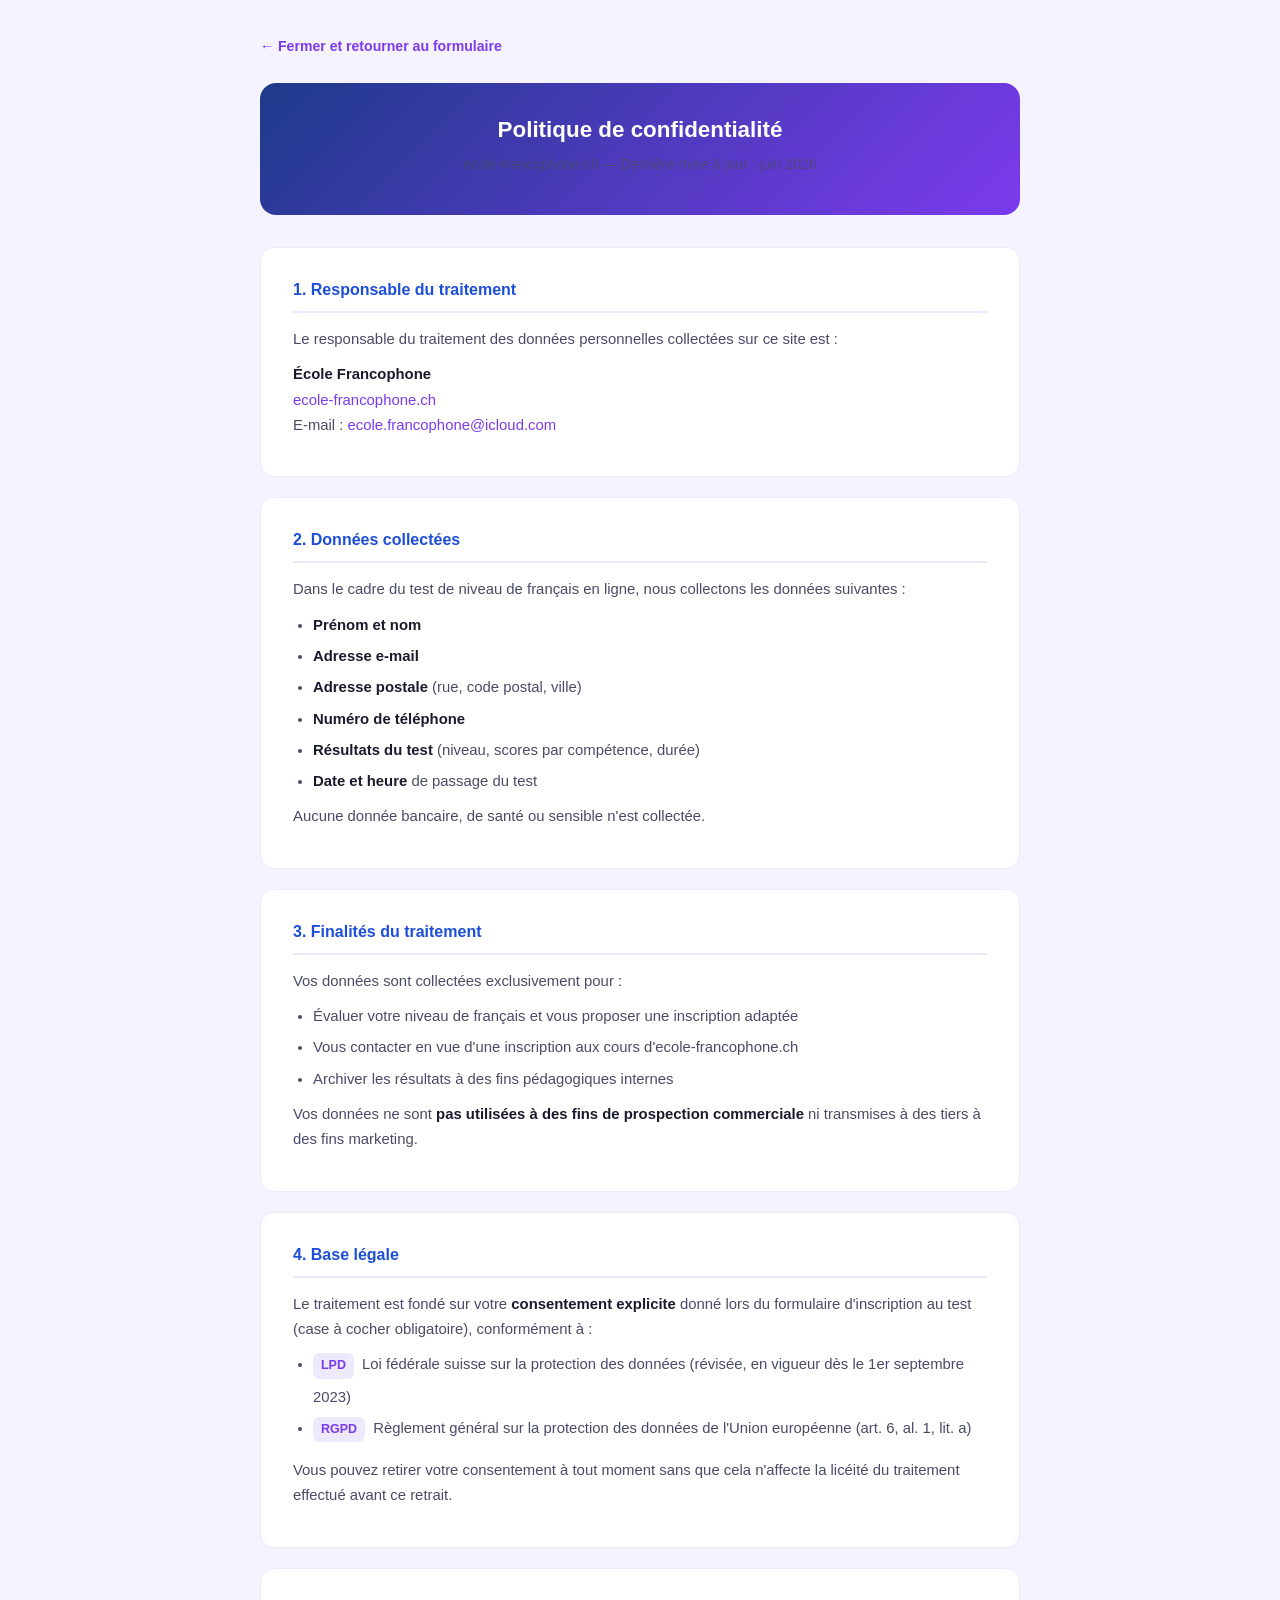
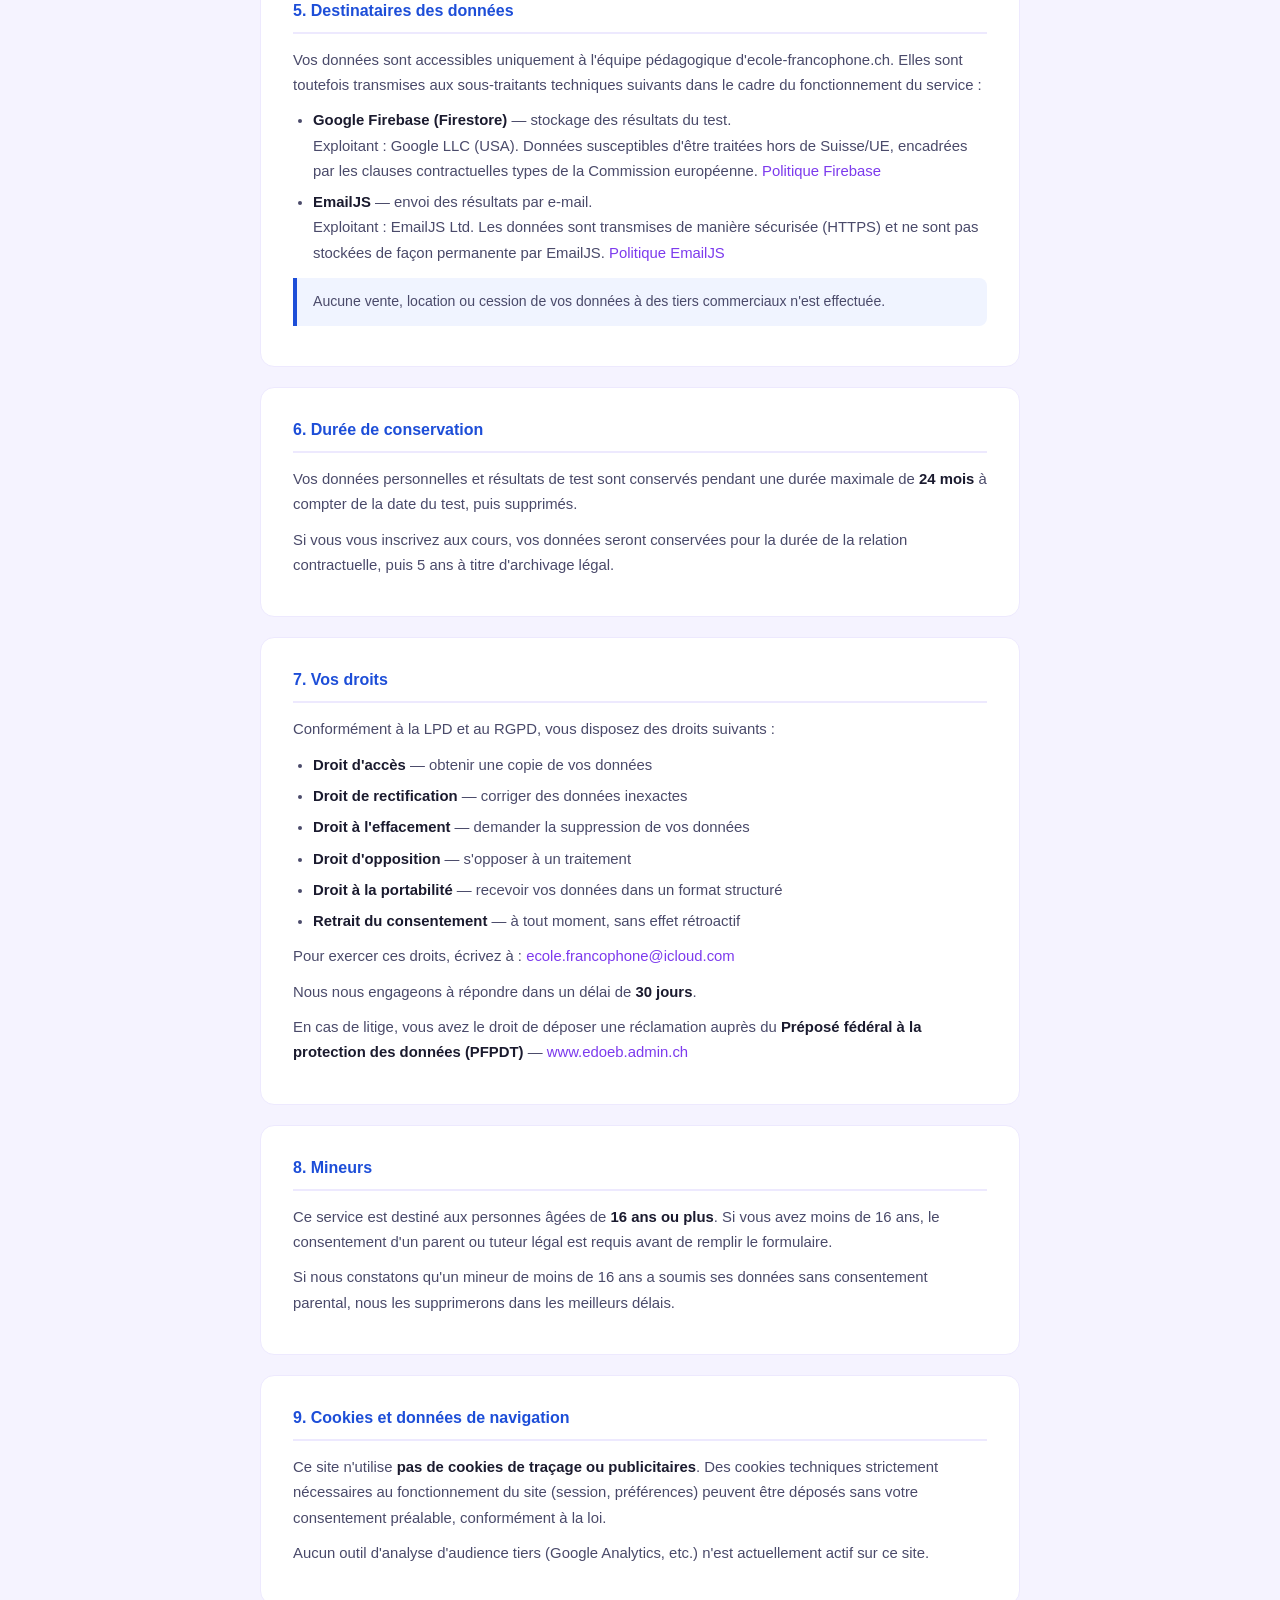
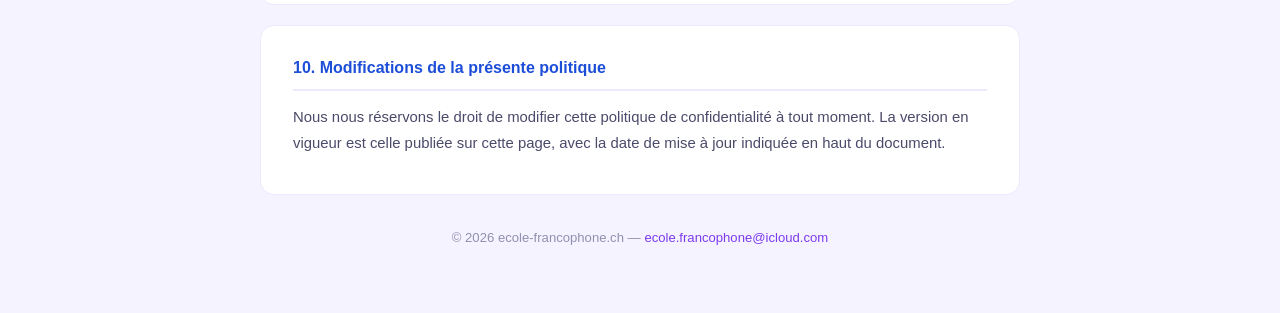
<file: politique-confidentialite.html>
<!DOCTYPE html>
<html lang="fr">
<head>
<meta charset="UTF-8">
<meta name="viewport" content="width=device-width, initial-scale=1.0">
<title>Politique de confidentialité — ecole-francophone.ch</title>
<style>
  :root {
    --accent: #1D4ED8;
    --accent2: #7C3AED;
    --bg: #f5f3ff;
    --text: #1a1a2e;
    --text2: #4a4a6a;
    --border: #ede9fe;
  }
  * { box-sizing: border-box; margin: 0; padding: 0; }
  body {
    font-family: 'Helvetica Neue', Arial, sans-serif;
    background: var(--bg);
    color: var(--text);
    line-height: 1.7;
    padding: 32px 16px 64px;
  }
  .wrap { max-width: 760px; margin: 0 auto; }
  header {
    background: linear-gradient(135deg, #1e3a8a, #7C3AED);
    border-radius: 16px;
    padding: 28px 32px;
    text-align: center;
    margin-bottom: 32px;
    color: #fff;
  }
  header h1 { font-size: 1.4rem; font-weight: 900; margin-bottom: 4px; }
  header p  { font-size: .88rem; opacity: .8; }
  .card {
    background: #fff;
    border-radius: 14px;
    border: 1px solid var(--border);
    padding: 28px 32px;
    margin-bottom: 20px;
  }
  h2 {
    font-size: 1rem;
    font-weight: 800;
    color: var(--accent);
    border-bottom: 2px solid var(--border);
    padding-bottom: 8px;
    margin-bottom: 14px;
  }
  p { color: var(--text2); font-size: .93rem; margin-bottom: 10px; }
  ul { color: var(--text2); font-size: .93rem; padding-left: 20px; margin-bottom: 10px; }
  ul li { margin-bottom: 6px; }
  strong { color: var(--text); }
  a { color: var(--accent2); text-decoration: none; }
  a:hover { text-decoration: underline; }
  .tag {
    display: inline-block;
    background: #ede9fe;
    color: var(--accent2);
    font-size: .78rem;
    font-weight: 700;
    border-radius: 6px;
    padding: 2px 8px;
    margin-right: 4px;
    margin-bottom: 6px;
  }
  .highlight {
    background: #f0f4ff;
    border-left: 4px solid var(--accent);
    border-radius: 0 8px 8px 0;
    padding: 12px 16px;
    font-size: .88rem;
    color: var(--text2);
    margin: 12px 0;
  }
  footer {
    text-align: center;
    font-size: .82rem;
    color: #9090b0;
    margin-top: 32px;
  }
  .back-link {
    display: inline-block;
    margin-bottom: 24px;
    font-size: .88rem;
    color: var(--accent2);
    font-weight: 700;
  }
  .back-link:hover { text-decoration: underline; }
</style>
</head>
<body>
<div class="wrap">

  <a href="javascript:void(0)" onclick="window.parent !== window ? window.parent.fermerPolitique() : window.close()" class="back-link">← Fermer et retourner au formulaire</a>

  <header>
    <h1>Politique de confidentialité</h1>
    <p>ecole-francophone.ch — Dernière mise à jour : juin 2026</p>
  </header>

  <!-- 1. Responsable -->
  <div class="card">
    <h2>1. Responsable du traitement</h2>
    <p>Le responsable du traitement des données personnelles collectées sur ce site est :</p>
    <p>
      <strong>École Francophone</strong><br>
      <a href="https://ecole-francophone.ch" target="_blank" rel="noopener">ecole-francophone.ch</a><br>
      E-mail : <a href="mailto:ecole.francophone@icloud.com">ecole.francophone@icloud.com</a>
    </p>
  </div>

  <!-- 2. Données collectées -->
  <div class="card">
    <h2>2. Données collectées</h2>
    <p>Dans le cadre du test de niveau de français en ligne, nous collectons les données suivantes :</p>
    <ul>
      <li><strong>Prénom et nom</strong></li>
      <li><strong>Adresse e-mail</strong></li>
      <li><strong>Adresse postale</strong> (rue, code postal, ville)</li>
      <li><strong>Numéro de téléphone</strong></li>
      <li><strong>Résultats du test</strong> (niveau, scores par compétence, durée)</li>
      <li><strong>Date et heure</strong> de passage du test</li>
    </ul>
    <p>Aucune donnée bancaire, de santé ou sensible n'est collectée.</p>
  </div>

  <!-- 3. Finalités -->
  <div class="card">
    <h2>3. Finalités du traitement</h2>
    <p>Vos données sont collectées exclusivement pour :</p>
    <ul>
      <li>Évaluer votre niveau de français et vous proposer une inscription adaptée</li>
      <li>Vous contacter en vue d'une inscription aux cours d'ecole-francophone.ch</li>
      <li>Archiver les résultats à des fins pédagogiques internes</li>
    </ul>
    <p>Vos données ne sont <strong>pas utilisées à des fins de prospection commerciale</strong> ni transmises à des tiers à des fins marketing.</p>
  </div>

  <!-- 4. Base légale -->
  <div class="card">
    <h2>4. Base légale</h2>
    <p>Le traitement est fondé sur votre <strong>consentement explicite</strong> donné lors du formulaire d'inscription au test (case à cocher obligatoire), conformément à :</p>
    <ul>
      <li><span class="tag">LPD</span> Loi fédérale suisse sur la protection des données (révisée, en vigueur dès le 1er septembre 2023)</li>
      <li><span class="tag">RGPD</span> Règlement général sur la protection des données de l'Union européenne (art. 6, al. 1, lit. a)</li>
    </ul>
    <p>Vous pouvez retirer votre consentement à tout moment sans que cela n'affecte la licéité du traitement effectué avant ce retrait.</p>
  </div>

  <!-- 5. Destinataires -->
  <div class="card">
    <h2>5. Destinataires des données</h2>
    <p>Vos données sont accessibles uniquement à l'équipe pédagogique d'ecole-francophone.ch. Elles sont toutefois transmises aux sous-traitants techniques suivants dans le cadre du fonctionnement du service :</p>
    <ul>
      <li>
        <strong>Google Firebase (Firestore)</strong> — stockage des résultats du test.<br>
        Exploitant : Google LLC (USA). Données susceptibles d'être traitées hors de Suisse/UE, encadrées par les clauses contractuelles types de la Commission européenne.
        <a href="https://firebase.google.com/support/privacy" target="_blank" rel="noopener">Politique Firebase</a>
      </li>
      <li>
        <strong>EmailJS</strong> — envoi des résultats par e-mail.<br>
        Exploitant : EmailJS Ltd. Les données sont transmises de manière sécurisée (HTTPS) et ne sont pas stockées de façon permanente par EmailJS.
        <a href="https://www.emailjs.com/legal/privacy-policy/" target="_blank" rel="noopener">Politique EmailJS</a>
      </li>
    </ul>
    <div class="highlight">
      Aucune vente, location ou cession de vos données à des tiers commerciaux n'est effectuée.
    </div>
  </div>

  <!-- 6. Durée de conservation -->
  <div class="card">
    <h2>6. Durée de conservation</h2>
    <p>Vos données personnelles et résultats de test sont conservés pendant une durée maximale de <strong>24 mois</strong> à compter de la date du test, puis supprimés.</p>
    <p>Si vous vous inscrivez aux cours, vos données seront conservées pour la durée de la relation contractuelle, puis 5 ans à titre d'archivage légal.</p>
  </div>

  <!-- 7. Droits -->
  <div class="card">
    <h2>7. Vos droits</h2>
    <p>Conformément à la LPD et au RGPD, vous disposez des droits suivants :</p>
    <ul>
      <li><strong>Droit d'accès</strong> — obtenir une copie de vos données</li>
      <li><strong>Droit de rectification</strong> — corriger des données inexactes</li>
      <li><strong>Droit à l'effacement</strong> — demander la suppression de vos données</li>
      <li><strong>Droit d'opposition</strong> — s'opposer à un traitement</li>
      <li><strong>Droit à la portabilité</strong> — recevoir vos données dans un format structuré</li>
      <li><strong>Retrait du consentement</strong> — à tout moment, sans effet rétroactif</li>
    </ul>
    <p>Pour exercer ces droits, écrivez à : <a href="mailto:ecole.francophone@icloud.com">ecole.francophone@icloud.com</a></p>
    <p>Nous nous engageons à répondre dans un délai de <strong>30 jours</strong>.</p>
    <p>En cas de litige, vous avez le droit de déposer une réclamation auprès du <strong>Préposé fédéral à la protection des données (PFPDT)</strong> — <a href="https://www.edoeb.admin.ch" target="_blank" rel="noopener">www.edoeb.admin.ch</a></p>
  </div>

  <!-- 8. Mineurs -->
  <div class="card">
    <h2>8. Mineurs</h2>
    <p>Ce service est destiné aux personnes âgées de <strong>16 ans ou plus</strong>. Si vous avez moins de 16 ans, le consentement d'un parent ou tuteur légal est requis avant de remplir le formulaire.</p>
    <p>Si nous constatons qu'un mineur de moins de 16 ans a soumis ses données sans consentement parental, nous les supprimerons dans les meilleurs délais.</p>
  </div>

  <!-- 9. Cookies -->
  <div class="card">
    <h2>9. Cookies et données de navigation</h2>
    <p>Ce site n'utilise <strong>pas de cookies de traçage ou publicitaires</strong>. Des cookies techniques strictement nécessaires au fonctionnement du site (session, préférences) peuvent être déposés sans votre consentement préalable, conformément à la loi.</p>
    <p>Aucun outil d'analyse d'audience tiers (Google Analytics, etc.) n'est actuellement actif sur ce site.</p>
  </div>

  <!-- 10. Modifications -->
  <div class="card">
    <h2>10. Modifications de la présente politique</h2>
    <p>Nous nous réservons le droit de modifier cette politique de confidentialité à tout moment. La version en vigueur est celle publiée sur cette page, avec la date de mise à jour indiquée en haut du document.</p>
  </div>

  <footer>
    © 2026 ecole-francophone.ch — <a href="mailto:ecole.francophone@icloud.com">ecole.francophone@icloud.com</a>
  </footer>

</div>
</body>
</html>
</file>
